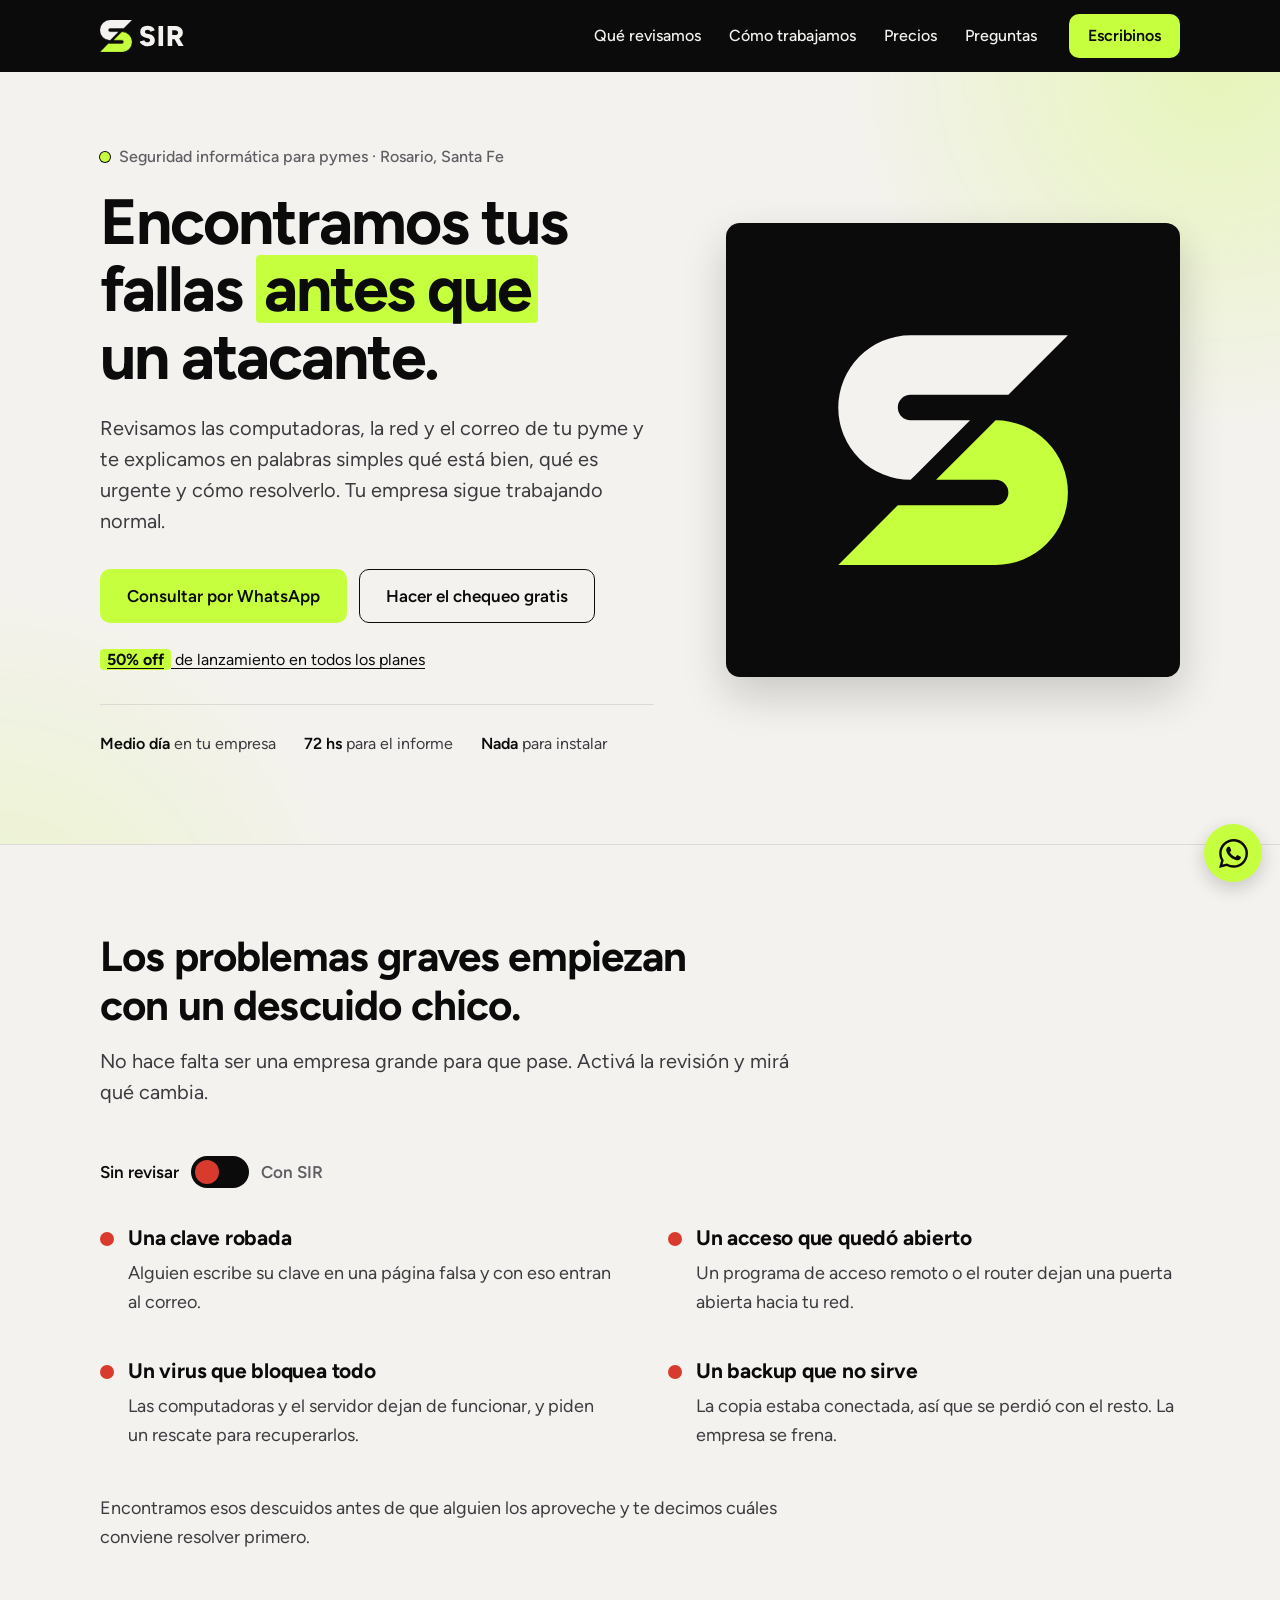
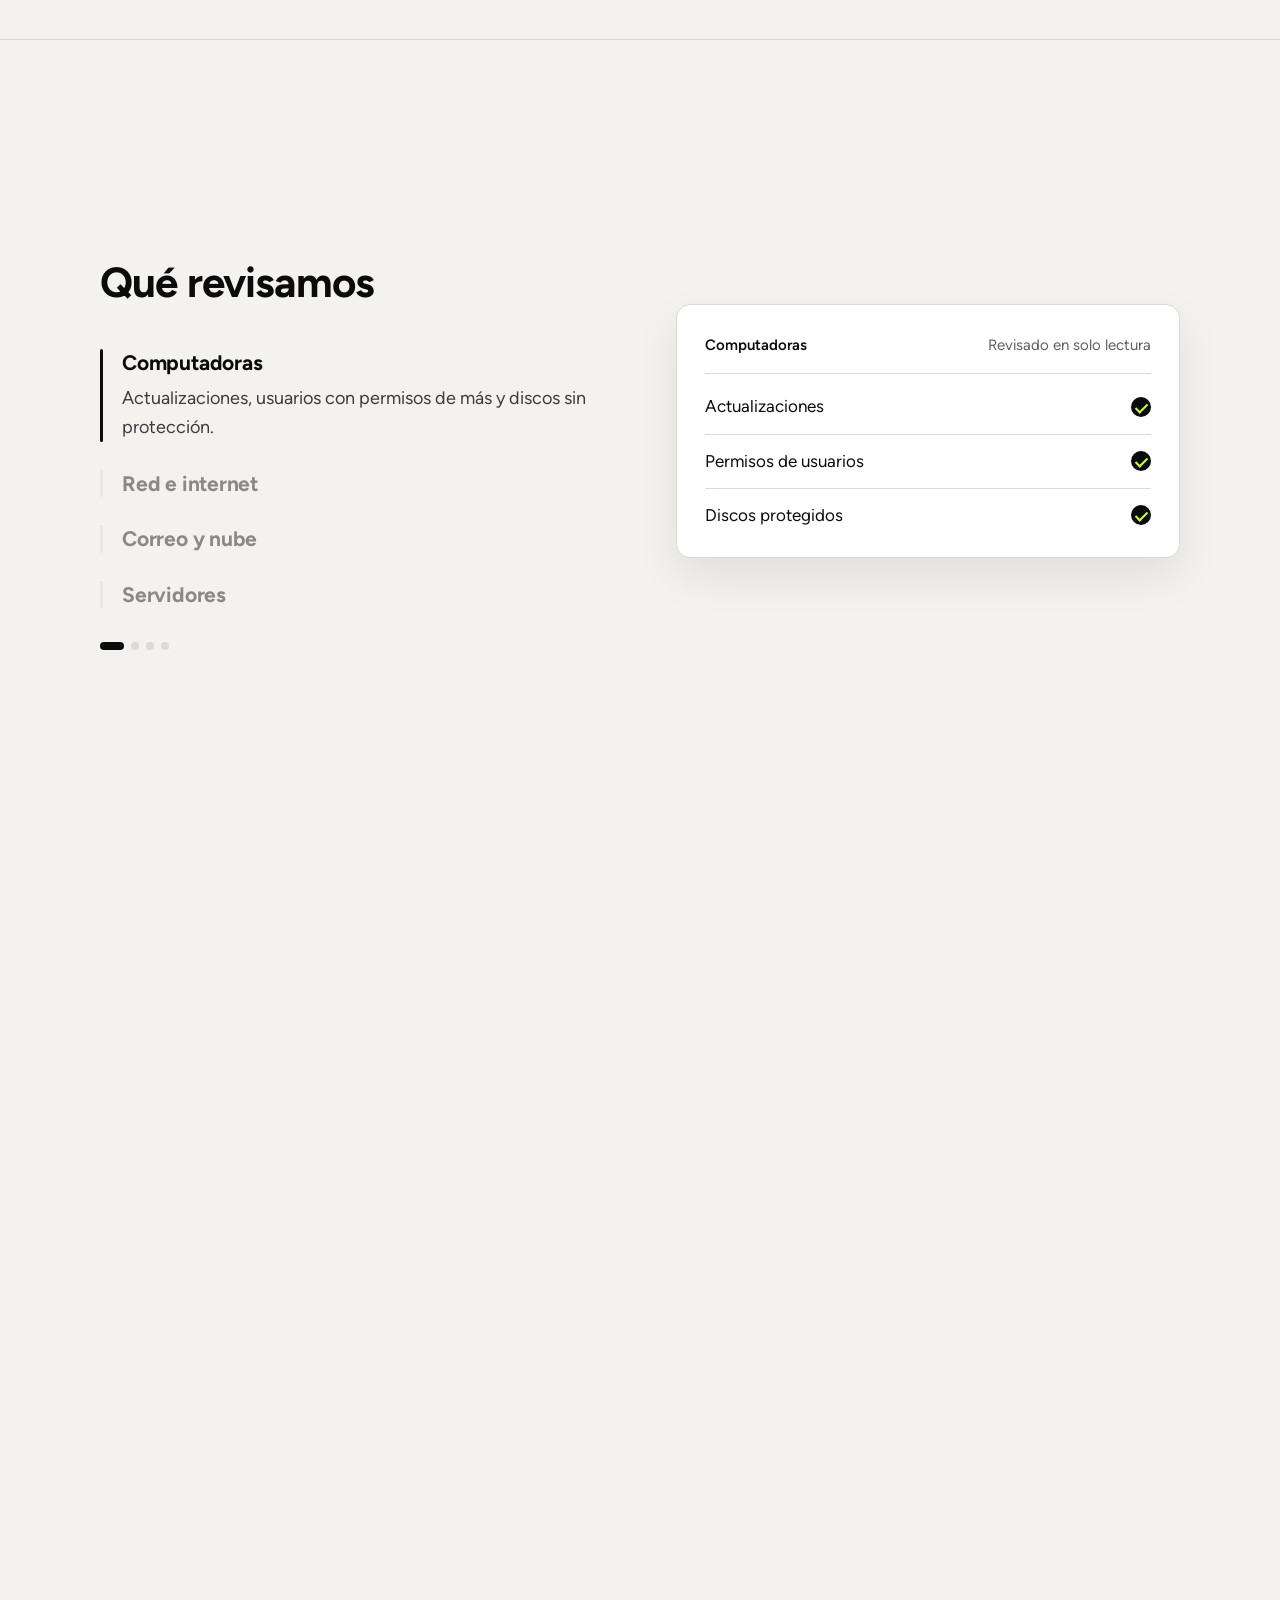
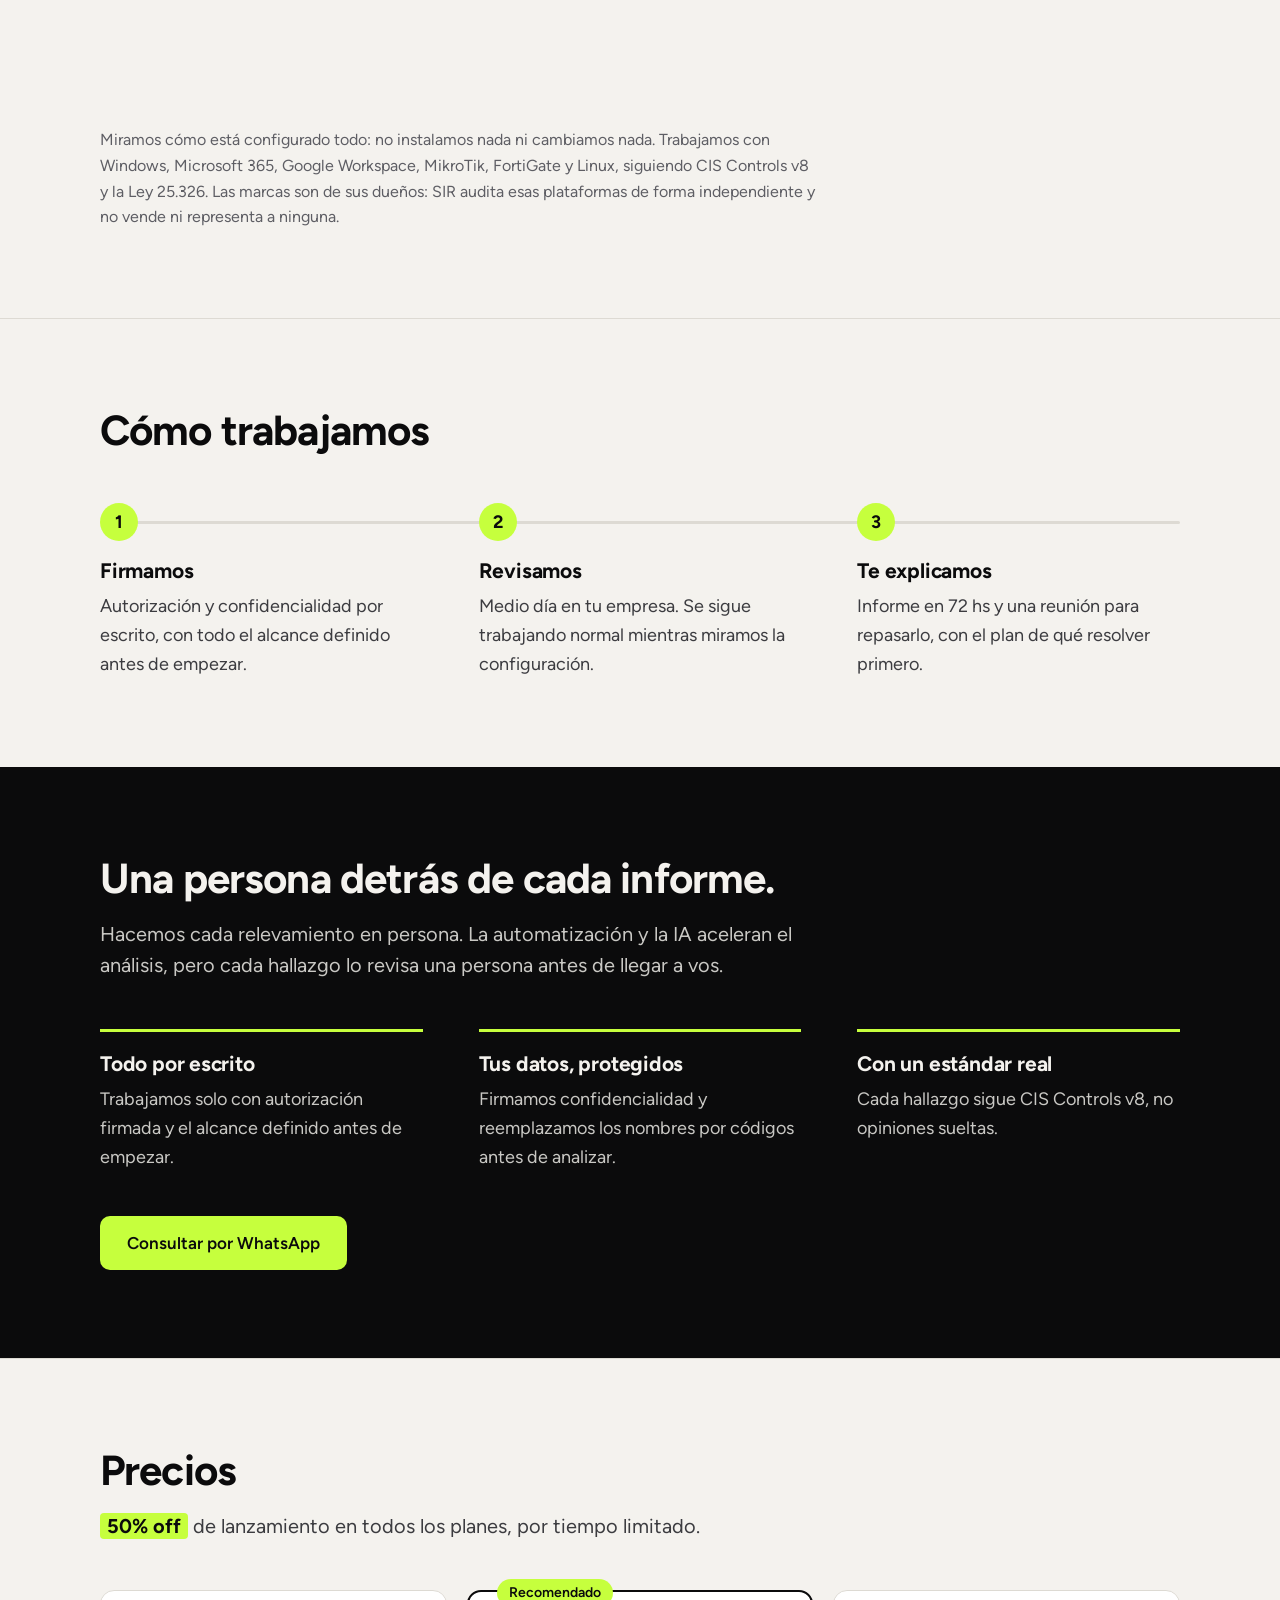
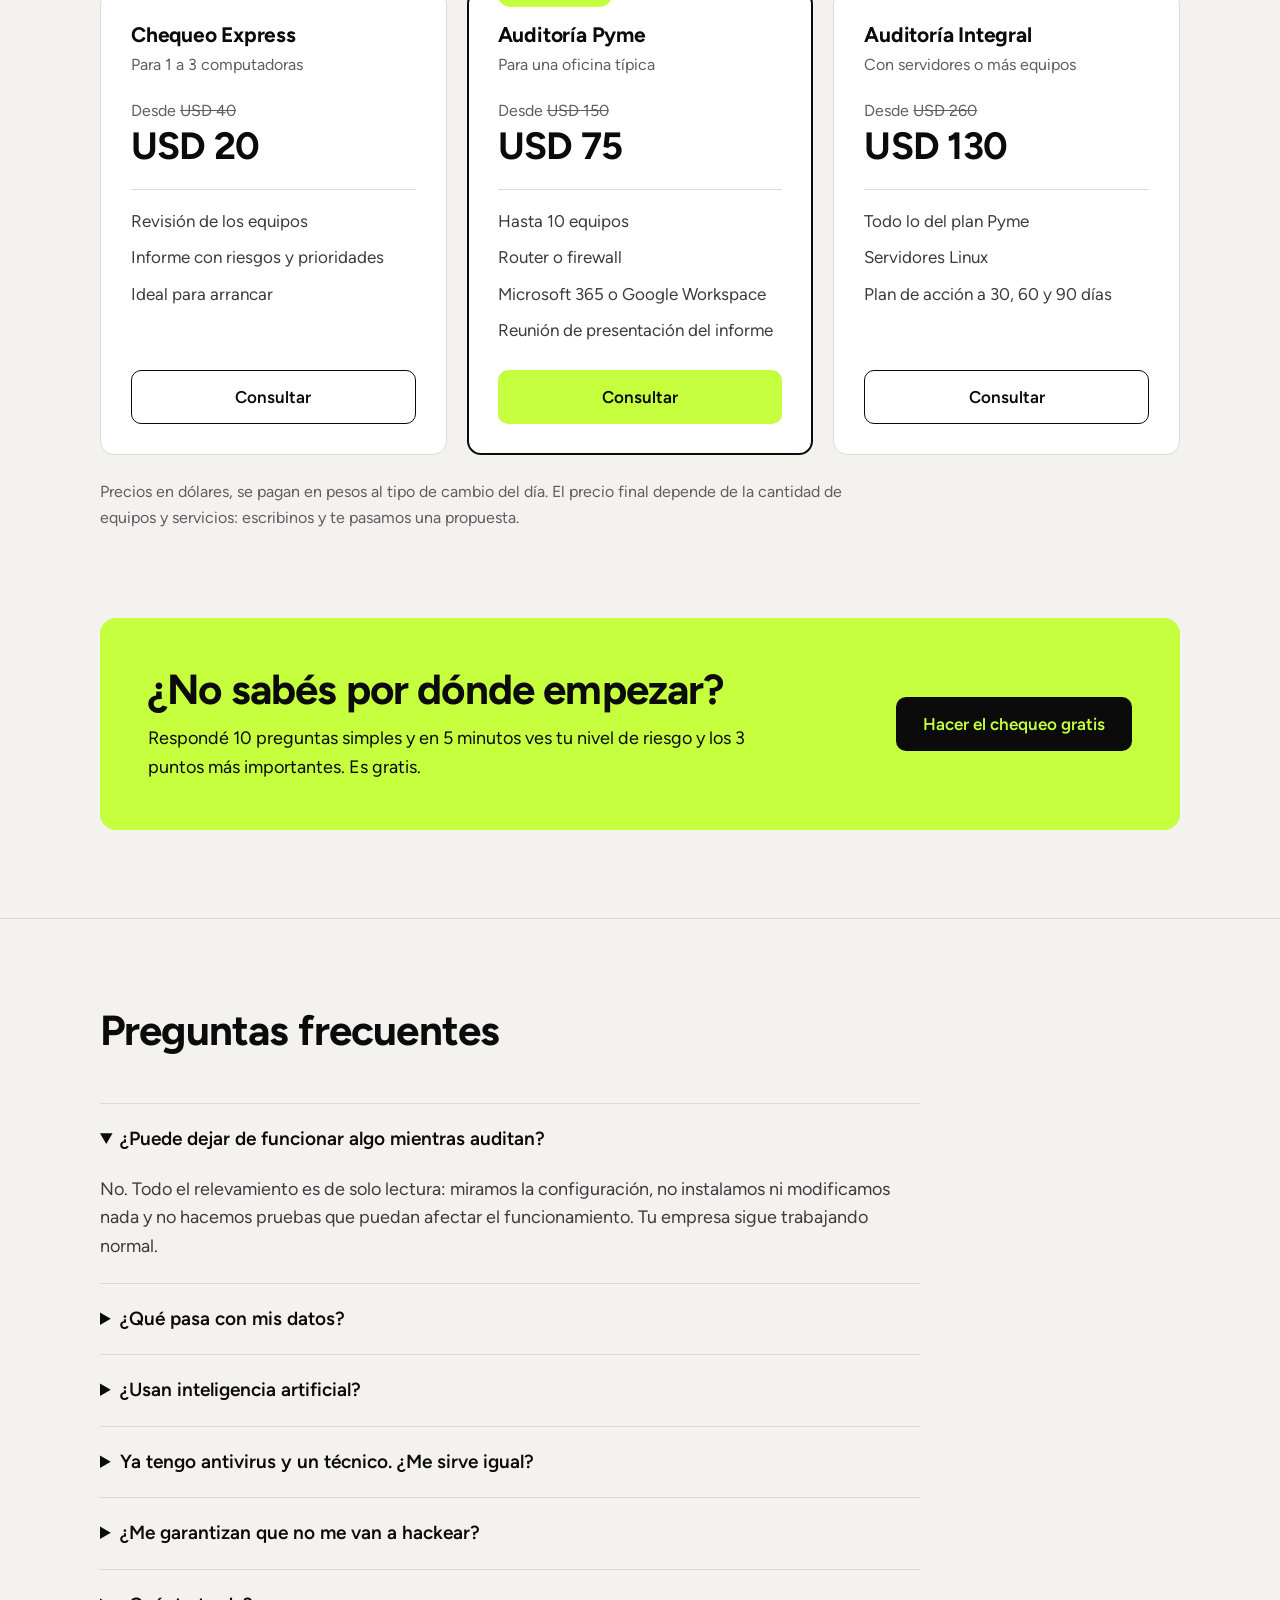
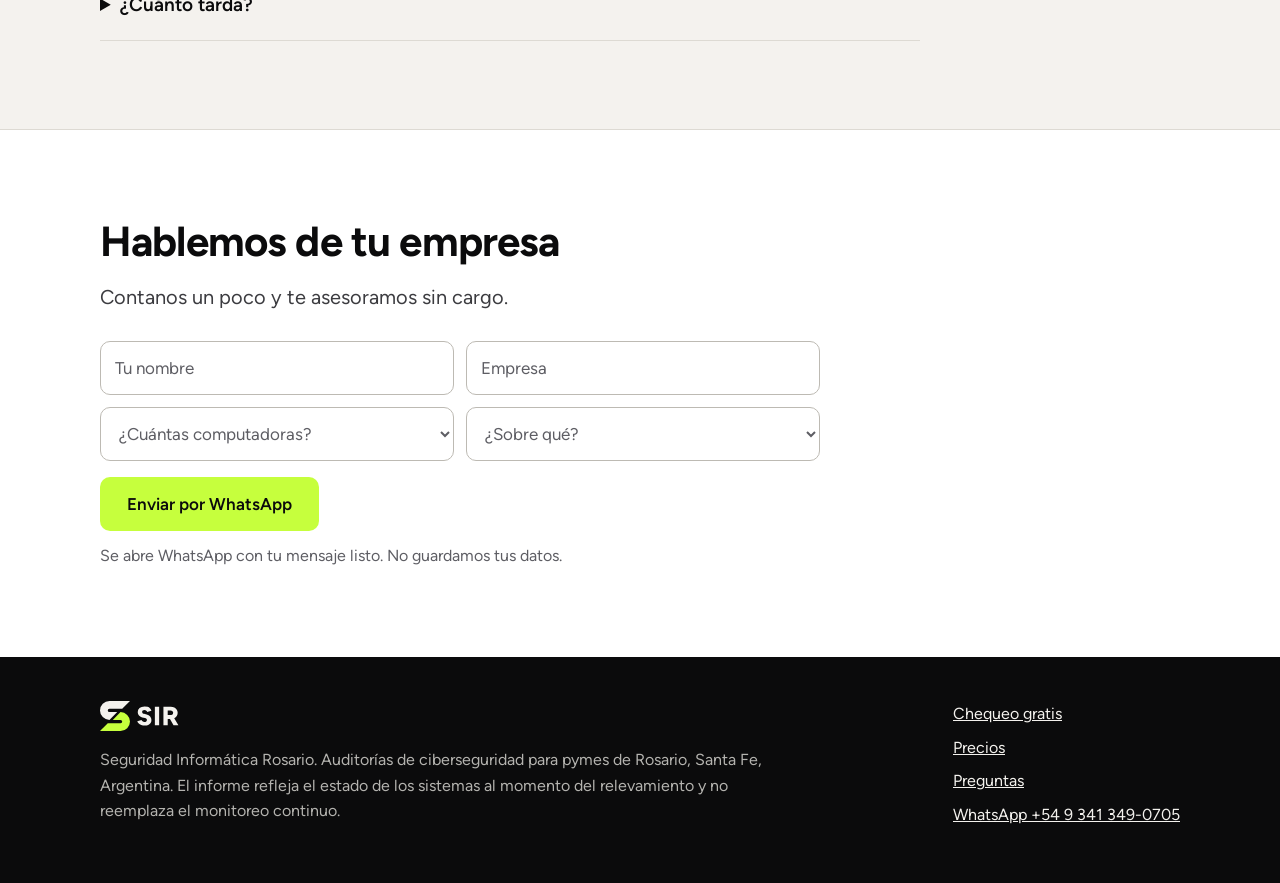
<file: index.html>
<!doctype html>
<html lang="es-AR">
<head>
<meta charset="utf-8">
<meta http-equiv="Content-Security-Policy" content="default-src 'none'; script-src 'self'; media-src 'self'; style-src 'self' 'unsafe-inline'; font-src 'self'; img-src 'self' data:; connect-src 'self'; manifest-src 'self'; base-uri 'none'; form-action 'none'; upgrade-insecure-requests">
<meta name="referrer" content="strict-origin-when-cross-origin">
<meta name="viewport" content="width=device-width, initial-scale=1, viewport-fit=cover">
<title>SIR · Auditorías de ciberseguridad para pymes en Rosario</title>
<meta name="description" content="Encontramos las fallas de seguridad de tu pyme antes que un atacante. Auditoría de equipos, red y nube, solo lectura, con informe en 72 hs. Rosario, Santa Fe.">
<meta name="theme-color" content="#0B0B0C">
<meta property="og:type" content="website">
<meta property="og:title" content="SIR · Seguridad Informática Rosario">
<meta property="og:description" content="Encontramos tus fallas antes que un atacante. Hacé el chequeo gratis.">
<meta property="og:image" content="https://sirseguridad.com.ar/og.png">
<meta property="og:url" content="https://sirseguridad.com.ar/">
<link rel="canonical" href="https://sirseguridad.com.ar/">
<!-- Datos estructurados para buscadores (no es un script ejecutable: la CSP no lo bloquea). Mantenerlos iguales a la página. -->
<script type="application/ld+json">
{
  "@context": "https://schema.org",
  "@graph": [
    {
      "@type": "ProfessionalService",
      "@id": "https://sirseguridad.com.ar/#sir",
      "name": "SIR · Seguridad Informática Rosario",
      "description": "Auditorías de ciberseguridad para pymes: equipos, red y nube, en modo solo lectura, con informe en 72 hs.",
      "url": "https://sirseguridad.com.ar/",
      "image": "https://sirseguridad.com.ar/og.png",
      "telephone": "+54 9 341 349-0705",
      "priceRange": "USD 20 - USD 130",
      "address": { "@type": "PostalAddress", "addressLocality": "Rosario", "addressRegion": "Santa Fe", "addressCountry": "AR" },
      "areaServed": { "@type": "City", "name": "Rosario, Santa Fe, Argentina" }
    },
    {
      "@type": "FAQPage",
      "mainEntity": [
        { "@type": "Question", "name": "¿Puede dejar de funcionar algo mientras auditan?", "acceptedAnswer": { "@type": "Answer", "text": "No. Todo el relevamiento es de solo lectura: miramos la configuración, no instalamos ni modificamos nada y no hacemos pruebas que puedan afectar el funcionamiento. Tu empresa sigue trabajando normal." } },
        { "@type": "Question", "name": "¿Qué pasa con mis datos?", "acceptedAnswer": { "@type": "Answer", "text": "Antes de cualquier análisis, los nombres de equipos, usuarios y direcciones se reemplazan por códigos. Firmamos un acuerdo de confidencialidad y, al cerrar el trabajo, la información se destruye de forma segura." } },
        { "@type": "Question", "name": "¿Usan inteligencia artificial?", "acceptedAnswer": { "@type": "Answer", "text": "Sí, para acelerar el análisis y la redacción del informe. Siempre con los datos ya reemplazados por códigos, y cada hallazgo lo revisa una persona antes de llegar a vos. Lo dejamos por escrito en el acuerdo." } },
        { "@type": "Question", "name": "Ya tengo antivirus y un técnico. ¿Me sirve igual?", "acceptedAnswer": { "@type": "Answer", "text": "Sí. El antivirus es una sola capa, y la auditoría no reemplaza a tu técnico: le da una mirada externa y una lista priorizada para trabajar." } },
        { "@type": "Question", "name": "¿Me garantizan que no me van a hackear?", "acceptedAnswer": { "@type": "Answer", "text": "Nadie serio puede garantizar eso. Lo que te damos es visibilidad: saber en qué estado real está tu empresa y qué conviene resolver primero para bajar el riesgo." } },
        { "@type": "Question", "name": "¿Cuánto tarda?", "acceptedAnswer": { "@type": "Answer", "text": "En una pyme típica, medio día en tu empresa y el informe dentro de las 72 horas." } }
      ]
    }
  ]
}
</script>
<meta name="twitter:card" content="summary_large_image">
<link rel="icon" type="image/png" href="favicon.png">
<link rel="apple-touch-icon" href="apple-touch-icon.png">
<link rel="stylesheet" href="fonts.css">
<style>
  /* Web para dueños de pyme: fondo blanco, una sola tipografía y texto grande.
     El único recurso visual es el logo: dos piezas que encajan. */
  :root {
    --bg:#F4F2EE; --card:#FFFFFF; --ink:#0B0B0C; --text:#3C3C40; --mute:#5E5E64; --line:#DDDAD3;
    --lime:#C6FF3D; --lime-d:#B5F01F;
    --red:#D93A2E; --ok:#2BA45A;
    --font:'Figtree', system-ui, -apple-system, 'Segoe UI', Roboto, Arial, sans-serif;
    color-scheme: light;
  }
  * { box-sizing:border-box; }
  html { scroll-behavior:smooth; scroll-padding-top:88px; -webkit-text-size-adjust:100%; }
  body { margin:0; background:var(--bg); color:var(--text); font:400 18px/1.6 var(--font); }
  img, svg { display:block; max-width:100%; }
  a { color:inherit; }
  h1, h2, h3 { color:var(--ink); margin:0; font-weight:700; letter-spacing:-.02em; text-wrap:balance; }
  h1 { font-size:clamp(40px, 6vw, 64px); line-height:1.06; letter-spacing:-.03em; }
  h2 { font-size:clamp(30px, 4vw, 42px); line-height:1.15; }
  h3 { font-size:21px; line-height:1.3; letter-spacing:-.01em; }
  p { margin:0; }
  .wrap { max-width:1120px; margin:0 auto;
          padding-left:max(20px, env(safe-area-inset-left, 0px)); padding-right:max(20px, env(safe-area-inset-right, 0px)); }
  .sr { position:absolute; width:1px; height:1px; overflow:hidden; clip-path:inset(50%); white-space:nowrap; }
  :focus-visible { outline:3px solid var(--ink); outline-offset:3px; border-radius:4px; }

  .btn { display:inline-flex; align-items:center; justify-content:center; min-height:54px; padding:14px 26px; border:1px solid transparent; border-radius:10px;
         font:600 17px/1.2 var(--font); text-decoration:none; cursor:pointer; transition:background-color .15s, border-color .15s; }
  .btn-main { background:var(--lime); color:var(--ink); }
  .btn-main:hover { background:var(--lime-d); }
  .btn-line { background:transparent; color:var(--ink); border-color:var(--ink); }
  .btn-line:hover { background:var(--ink); color:var(--bg); }
  .btn-dark { background:var(--ink); color:var(--lime); }
  .btn-sm { min-height:44px; padding:9px 18px; font-size:16px; }

  /* Encabezado */
  .bar { position:sticky; top:0; z-index:10; background:var(--ink); }
  .bar-in { display:flex; align-items:center; gap:32px; min-height:72px; }
  .logo svg { height:32px; width:auto; }
  .links { display:flex; gap:28px; margin-left:auto; }
  .links a { font-size:16px; font-weight:500; text-decoration:none; color:var(--bg); }
  .links a:hover { color:var(--lime); text-decoration:underline; text-underline-offset:4px; }

  /* Portada */
  .hero { padding:72px 0 88px; }
  .hero-in { display:grid; grid-template-columns:minmax(0, 1.1fr) minmax(0, .9fr); gap:72px; align-items:center; }
  .place { font-size:16px; font-weight:500; color:var(--mute); margin-bottom:18px; }
  .lead { font-size:20px; line-height:1.55; margin-top:22px; max-width:34em; }
  .cta { display:flex; flex-wrap:wrap; gap:12px; margin-top:32px; }
  .promo { display:inline-block; margin-top:24px; font-size:16px; color:var(--ink); text-underline-offset:3px; }
  .promo b, .mark { background:var(--lime); color:var(--ink); font-weight:700; padding:1px 7px; border-radius:4px; }
  h1 .mark { padding:0 .12em; font-weight:inherit; }
  .facts { display:flex; flex-wrap:wrap; gap:8px 28px; list-style:none; margin:30px 0 0; padding:26px 0 0; border-top:1px solid var(--line); font-size:16px; }
  .facts b { color:var(--ink); font-weight:600; }


  /* Secciones */
  .sec { padding:88px 0; border-top:1px solid var(--line); }
  .sec-head { max-width:720px; margin-bottom:48px; }
  .sec-head p { margin-top:16px; font-size:20px; line-height:1.55; }
  .grid { display:grid; gap:40px 56px; }
  .g2 { grid-template-columns:repeat(2, minmax(0, 1fr)); }
  .g3 { grid-template-columns:repeat(3, minmax(0, 1fr)); }
  .item p { margin-top:8px; }
  .small { font-size:16px; color:var(--mute); }
  .after { margin-top:44px; max-width:720px; }

  .steps { list-style:none; margin:0; padding:0; counter-reset:s; }
  .steps li { counter-increment:s; }
  .steps li::before { content:counter(s); display:grid; place-items:center; width:38px; height:38px; margin-bottom:16px; border-radius:50%;
                      background:var(--lime); color:var(--ink); font-weight:700; }

  /* Precios */
  .plans { display:grid; grid-template-columns:repeat(3, minmax(0, 1fr)); gap:20px; align-items:stretch; }
  .plan { position:relative; display:flex; flex-direction:column; border:1px solid var(--line); border-radius:14px; padding:30px; background:var(--card); }
  .plan.best { border:2px solid var(--ink); padding:29px; }
  .badge { position:absolute; top:-13px; left:28px; padding:3px 12px; border-radius:999px; background:var(--lime); color:var(--ink); font-size:14px; font-weight:600; }
  .for { font-size:16px; color:var(--mute); margin-top:4px; }
  .price { margin-top:20px; font-size:16px; color:var(--mute); }
  .price b { display:block; font-size:38px; line-height:1.2; color:var(--ink); letter-spacing:-.02em; }
  .plan ul { flex:1; list-style:none; margin:20px 0 26px; padding:18px 0 0; border-top:1px solid var(--line); display:grid; gap:9px; align-content:start; font-size:17px; }
  .plan .btn { width:100%; }
  .note { margin-top:24px; font-size:16px; color:var(--mute); max-width:760px; }

  /* Chequeo gratis */
  .free { background:var(--lime); color:var(--ink); border-radius:16px; padding:48px; display:grid; grid-template-columns:1fr auto; gap:32px; align-items:center; }
  .free h2 { color:var(--ink); }
  .free p { margin-top:10px; max-width:36em; }

  /* Preguntas */
  .faq { max-width:820px; border-bottom:1px solid var(--line); }
  .faq details { border-top:1px solid var(--line); }
  .faq summary { cursor:pointer; padding:20px 0; font-size:19px; font-weight:600; color:var(--ink); }
  .faq p { padding:0 0 22px; }

  /* Pedido por WhatsApp */
  .ask { max-width:720px; }
  .ask-f { display:grid; grid-template-columns:repeat(2, minmax(0, 1fr)); gap:12px; margin-bottom:16px; }
  .ask input, .ask select { width:100%; min-height:54px; padding:12px 14px; border:1px solid #BDBAB3; border-radius:10px; background:var(--card); color:var(--ink); font:400 17px var(--font); }
  .ask input::placeholder, .ask select.empty { color:var(--mute); }
  .ask input[aria-invalid] { border-color:var(--red); }
  .ask-n { margin-top:12px; font-size:16px; color:var(--mute); }
  .ask-n.err { color:#B3261E; }

  /* Cómo cuidamos tu empresa: banda negra entre el proceso y los precios */
  .oscura { background:var(--ink); color:#C9C8C4; border-top:0; }
  .oscura h2, .oscura h3 { color:var(--bg); }
  .oscura .item { padding-top:18px; border-top:3px solid var(--lime); }
  .oscura .cta { margin-top:44px; }

  /* Quién audita (oculta hasta tener los datos) */
  .who { display:grid; grid-template-columns:280px 1fr; gap:48px; align-items:start; }
  .who img { border-radius:14px; }

  footer { padding:44px 0 56px; background:var(--ink); font-size:16px; color:#B4B3AF; }
  .foot { display:grid; grid-template-columns:1fr auto; gap:24px 56px; }
  .foot svg { height:30px; width:auto; margin-bottom:16px; }
  .foot p { max-width:42em; }
  .foot nav { display:grid; gap:8px; justify-items:start; }
  .foot a { color:var(--bg); }

  .wa-float { position:fixed; right:max(18px, env(safe-area-inset-right, 0px)); bottom:max(18px, env(safe-area-inset-bottom, 0px)); z-index:20; display:grid; justify-items:end; gap:10px; }
  .wa-btn { display:grid; place-items:center; width:58px; height:58px; border-radius:50%; background:var(--lime); color:var(--ink); box-shadow:0 6px 18px rgba(20,23,28,.2); }
  .wa-btn:hover { background:var(--lime-d); }
  .wa-btn svg { width:29px; height:29px; fill:currentColor; }
  .wa-bubble { position:relative; max-width:250px; padding:14px 34px 14px 16px; border:1px solid var(--line); border-radius:12px; background:var(--card); font-size:16px; line-height:1.4; box-shadow:0 8px 24px rgba(20,23,28,.12); }
  .wa-bubble[hidden] { display:none; }
  .wa-bubble b { display:block; color:var(--ink); }
  .wa-x { position:absolute; top:4px; right:4px; width:30px; height:30px; border:0; background:none; color:var(--mute); font-size:20px; cursor:pointer; }

  @media (max-width:980px) {
    .links { display:none; }
    .bar .btn { margin-left:auto; }
    .hero { padding:48px 0 64px; }
    .hero-in { grid-template-columns:minmax(0, 1fr); gap:48px; }
    .plans, .g3 { grid-template-columns:minmax(0, 1fr); }
    .plans { gap:28px; max-width:520px; }
    .free { grid-template-columns:minmax(0, 1fr); padding:32px 24px; }
    .sec { padding:64px 0; }
  }
  @media (max-width:640px) {
    body { font-size:17px; }
    .lead, .sec-head p { font-size:18px; }
    .bar-in { min-height:64px; gap:12px; }
    .logo svg { height:28px; }
    .g2, .ask-f, .who, .foot { grid-template-columns:minmax(0, 1fr); }
    .cta .btn, .free .btn, .ask .btn { width:100%; }
    .facts { display:grid; gap:6px; }
    .wa-float { bottom:max(14px, env(safe-area-inset-bottom, 0px)); }
  }
  @media (prefers-reduced-motion:reduce) { html { scroll-behavior:auto; } }

  /* ------- Movimiento: mismo criterio que gize.ar, en los colores de SIR. Todo se apaga con "reducir movimiento". ------- */
  .progress { position:absolute; left:0; right:0; bottom:0; height:2px; background:var(--lime); transform:scaleX(var(--p,0)); transform-origin:left; }

  /* La idea de todo el movimiento: dos piezas que encajan */
  .logo .p1 { animation:encaja1 .6s cubic-bezier(.2,0,0,1) .1s both; }
  .logo .p2 { animation:encaja2 .6s cubic-bezier(.2,0,0,1) .1s both; }
  .logo .pw { animation:aparece .4s ease-out .45s backwards; }
  @keyframes aparece { from { opacity:0; } }
  @keyframes encaja1 { from { transform:translate(-24px, -24px); opacity:0; } }
  @keyframes encaja2 { from { transform:translate(24px, 24px); opacity:0; } }
  .js footer .sir.reveal { transform:none; }
  footer .p1, footer .p2 { transition:transform .6s cubic-bezier(.2,0,0,1) .1s; }
  .js footer .sir:not(.in) .p1 { transform:translate(-24px, -24px); }
  .js footer .sir:not(.in) .p2 { transform:translate(24px, 24px); }

  /* Portada: palabras que entran, lima que se pinta, fondo que deriva */
  .hero { position:relative; overflow:hidden; }
  .hero-in { position:relative; z-index:1; }
  .aura { position:absolute; inset:0; pointer-events:none; }
  .aura span { position:absolute; width:58vmax; height:58vmax; border-radius:50%; background:radial-gradient(closest-side, var(--lime), transparent); opacity:.3; will-change:transform; animation:au 26s ease-in-out infinite alternate; }
  .aura span:nth-child(1) { right:-24vmax; top:-30vmax; }
  .aura span:nth-child(2) { left:-30vmax; bottom:-38vmax; opacity:.2; animation-duration:34s; animation-direction:alternate-reverse; }
  @keyframes au { from { transform:translate3d(0,0,0) scale(1); } to { transform:translate3d(-10vmax,8vmax,0) scale(1.15); } }
  .place i { display:inline-block; width:10px; height:10px; margin-right:9px; border-radius:50%; background:var(--lime); box-shadow:0 0 0 1px var(--ink); vertical-align:0; }
  h1 .w { display:inline-block; white-space:nowrap; opacity:0; transform:translateY(.45em) rotate(2deg); filter:blur(6px); animation:entra .6s cubic-bezier(.2,0,0,1) forwards; animation-delay:calc(.06s + var(--i) * .06s); }
  @keyframes entra { to { opacity:1; transform:none; filter:none; } }
  h1 .mark { background:linear-gradient(var(--lime), var(--lime)) no-repeat left / 0 100%; animation:entra .6s cubic-bezier(.2,0,0,1) forwards, pinta .4s cubic-bezier(.2,0,0,1) forwards; animation-delay:calc(.06s + var(--i) * .06s), .55s; }
  @keyframes pinta { to { background-size:100% 100%; } }
  .sube { opacity:0; animation:sube .5s ease-out forwards; animation-delay:var(--d, .4s); }
  @keyframes sube { from { opacity:0; transform:translateY(14px); } to { opacity:1; transform:none; } }

  /* Símbolo de la portada: encaja al cargar, flota y se separa apenas al bajar */
  .sheet-w { perspective:1100px; transform:translateY(calc(var(--s, 0) * -46px)) rotate(calc(var(--s, 0) * -2.4deg)); }
  .quieto .aura span, .quieto .sheet-f { animation-play-state:paused; }
  .sheet-f { animation:sube .6s ease-out .3s both, flota 7s ease-in-out 1.2s infinite; }
  @keyframes flota { 0%, 100% { translate:0 0; } 50% { translate:0 -12px; } }
  .sheet { position:relative; display:grid; place-items:center; aspect-ratio:1; overflow:hidden; border-radius:14px; background:var(--ink); box-shadow:0 18px 44px rgba(11,11,12,.18);
           transform:rotateX(var(--rx, 0deg)) rotateY(var(--ry, 0deg)); transition:transform .12s ease-out; }
  .marca { width:60%; height:auto; }
  .marca .p1 { transform:translate(calc(var(--s, 0) * -14px), calc(var(--s, 0) * -14px)); animation:encajaG1 .7s cubic-bezier(.2,0,0,1) .35s backwards; }
  .marca .p2 { transform:translate(calc(var(--s, 0) * 14px), calc(var(--s, 0) * 14px)); animation:encajaG2 .7s cubic-bezier(.2,0,0,1) .35s backwards; }
  @keyframes encajaG1 { from { transform:translate(-46px, -46px); opacity:0; } }
  @keyframes encajaG2 { from { transform:translate(46px, 46px); opacity:0; } }

  /* Botones y tarjetas */
  .btn { position:relative; overflow:hidden; transition:background-color .12s, border-color .12s, color .12s, transform .12s; }
  .btn:active { transform:scale(.98); }
  .plan { overflow:hidden; transition:transform .12s ease-out, box-shadow .12s ease-out; }
  .plan.best { overflow:visible; }
  .plan::before { content:""; position:absolute; inset:0; border-radius:inherit; pointer-events:none; opacity:0; transition:opacity .12s;
                  background:radial-gradient(260px circle at var(--mx, 50%) var(--my, 50%), rgba(198,255,61,.42), transparent 70%); }
  .plan > * { position:relative; }
  .plan .badge { position:absolute; }
  @media (hover:hover) { .plan:hover { transform:translateY(-4px); box-shadow:0 18px 40px rgba(11,11,12,.1); } .plan:hover::before { opacity:1; } }

  /* Aparición al bajar */
  .js .reveal { opacity:0; transform:translateY(20px); transition:opacity .5s ease-out, transform .5s cubic-bezier(.2,0,0,1); transition-delay:var(--d, 0s); }
  .js .reveal.in { opacity:1; transform:none; }

  /* Los descuidos: interruptor Sin revisar / Con SIR */
  .switch { display:inline-flex; align-items:center; gap:12px; padding:0; margin:0 0 36px; border:0; background:none; color:var(--mute); font:600 17px var(--font); cursor:pointer; }
  .switch .t { position:relative; width:58px; height:32px; border-radius:999px; background:var(--ink); }
  .switch .t::after { content:""; position:absolute; top:4px; left:4px; width:24px; height:24px; border-radius:50%; background:var(--red); transition:transform .15s cubic-bezier(.2,0,0,1), background .15s; }
  .switch[aria-checked=true] .t::after { transform:translateX(26px); background:var(--lime); }
  .switch .off { color:var(--ink); } .switch[aria-checked=true] .off { color:var(--mute); } .switch[aria-checked=true] .on { color:var(--ink); }
  .switch.pista .t::after { animation:pista .7s ease-in-out 2; }
  @keyframes pista { 50% { transform:translateX(9px); } }
  .risk { position:relative; padding-left:28px; }
  .risk::before { content:""; position:absolute; left:0; top:8px; width:14px; height:14px; border-radius:50%; background:var(--red); transition:background .35s, transform .35s; transition-delay:var(--t, 0s); }
  .risk .con { display:none; }
  .risks.on .risk::before { background:var(--ok); transform:scale(1.15); }
  .risks.on .risk .sin { display:none; } .risks.on .risk .con { display:block; animation:sube .45s ease both; animation-delay:var(--t, 0s); }

  /* Qué revisamos: se fija y avanza con el scroll */
  .show-grid { display:grid; grid-template-columns:minmax(0, 1fr) minmax(0, 1fr); gap:72px; align-items:center; }
  .show-list { list-style:none; margin:28px 0 0; padding:0; }
  .show-list li { position:relative; padding:14px 0 14px 22px; }
  .show-list li::before { content:""; position:absolute; left:0; top:14px; bottom:14px; width:3px; border-radius:3px; background:var(--line); transition:background .3s; }
  .show-list h3 { transition:color .3s; }
  .show-stage { position:relative; min-height:300px; }
  .panel { background:var(--card); border:1px solid var(--line); border-radius:14px; padding:28px; box-shadow:0 18px 44px rgba(11,11,12,.08); }
  .panel + .panel { margin-top:16px; }
  .panel-top { display:flex; justify-content:space-between; gap:12px; font-size:15px; color:var(--mute); padding-bottom:16px; border-bottom:1px solid var(--line); }
  .panel-top b { color:var(--ink); font-weight:600; }
  .panel ul { list-style:none; margin:6px 0 0; padding:0; }
  .panel li { display:flex; justify-content:space-between; align-items:center; gap:12px; padding:13px 0; border-bottom:1px solid var(--line); color:var(--ink); font-size:17px; }
  .panel li:last-child { border-bottom:0; padding-bottom:0; }
  .panel li i { position:relative; flex:none; width:20px; height:20px; border-radius:50%; background:var(--ink); }
  .panel li i::after { content:""; position:absolute; left:7px; top:3.5px; width:5px; height:10px; border:solid var(--lime); border-width:0 2px 2px 0; transform:rotate(45deg); }
  .show-note { margin-top:18px; }
  .js .show { --n:4; height:calc(var(--n) * 88vh + 120px); padding:0; }
  .js .show-sticky { position:sticky; top:72px; display:flex; align-items:center; min-height:calc(100vh - 72px); padding:24px 0; }
  .js .show-sticky > .wrap { width:100%; }
  .js .show-list li { cursor:pointer; opacity:.45; transition:opacity .3s; }
  .js .show-list li p { max-height:0; margin:0; overflow:hidden; opacity:0; transition:max-height .45s ease, margin .45s, opacity .35s; }
  .js .show-list li.on { opacity:1; }
  .js .show-list li.on::before { background:var(--ink); }
  .js .show-list li.on p { max-height:7em; margin-top:8px; opacity:1; }
  .js .show-stage { perspective:1100px; }
  .js .panel { position:absolute; inset:0 0 auto; opacity:0; transform:translateY(14px) scale(.98); transition:opacity .2s ease-in, transform .2s ease-in; pointer-events:none; margin:0; }
  .js .panel.on { opacity:1; transform:none; transition:opacity .35s ease-out, transform .45s cubic-bezier(.2,0,0,1); }
  .js .panel li i { background:transparent; box-shadow:inset 0 0 0 2px var(--line); transition:background .2s ease-out, box-shadow .2s ease-out; }
  .js .panel li i::after { opacity:0; transition:opacity .2s ease-out; transition-delay:inherit; }
  .js .panel.on li i { background:var(--ink); box-shadow:none; }
  .js .panel.on li i::after { opacity:1; }
  .js .panel.on li:nth-child(1) i { transition-delay:.25s; } .js .panel.on li:nth-child(2) i { transition-delay:.4s; } .js .panel.on li:nth-child(3) i { transition-delay:.55s; }
  .show-dots { display:none; }
  .js .show-dots { display:flex; gap:7px; margin-top:20px; }
  .show-dots i { width:8px; height:8px; border-radius:999px; background:var(--line); transition:width .3s, background .3s; }
  .show-dots i.on { width:24px; background:var(--ink); }

  /* Cómo trabajamos: la línea se llena al bajar */
  .steps { position:relative; }
  .steps::before, .steps::after { content:""; position:absolute; left:0; right:0; top:18px; height:3px; border-radius:3px; background:var(--line); }
  .steps::after { background:var(--ink); transform:scaleX(var(--l, 0)); transform-origin:left; }
  .steps li { position:relative; z-index:1; }

  @media (max-width:980px) {
    .show-grid { grid-template-columns:minmax(0, 1fr); gap:24px; }
    .show-stage { order:2; }
    .steps::before, .steps::after { display:none; }
    .js .show-sticky { top:64px; min-height:calc(100vh - 64px); align-items:flex-start; padding-top:32px; }
    .js .show-list { margin-top:16px; min-height:128px; }
    .js .show-list li:not(.on) { display:none; }
    .js .show-dots { margin-top:12px; }
    .show-stage { min-height:270px; }
  }
  @media (max-width:980px) { .sheet-w { width:min(280px, 100%); margin:0 auto; } }
  @media (max-width:640px) { .sheet-w { transform:none; } .sheet { transform:none; } }
  @media (prefers-reduced-motion:reduce) {
    *, *::before, *::after { animation:none !important; transition:none !important; }
    h1 .w, .sube { opacity:1; transform:none; filter:none; }
    h1 .mark { background-size:100% 100%; }
    .js footer .sir:not(.in) .p1, .js footer .sir:not(.in) .p2 { transform:none; }
    .js .reveal { opacity:1; transform:none; }
    .sheet-w, .sheet { transform:none; }
    .js .show { height:auto; padding:88px 0; }
    .js .show-sticky { position:static; min-height:0; padding:0; display:block; }
    .js .show-list li { opacity:1; cursor:auto; }
    .js .show-list li p { max-height:none; margin-top:8px; opacity:1; }
    .js .show-list li:not(.on) { display:block; }
    .js .panel { display:none; opacity:1; transform:none; position:static; }
    .js .panel.on { display:block; }
    .js .panel li i { background:var(--ink); box-shadow:none; }
    .js .panel li i::after { opacity:1; }
    .js .show-dots { display:none; }
  }
</style>
<script src="./js-flag.js"></script>
</head>
<body>

<header class="bar">
  <div class="wrap bar-in">
    <a class="logo" href="#top" aria-label="SIR, inicio"><svg class="sir" viewBox="20 20 569.21 216" width="79" height="30" aria-hidden="true"><path class="p1" fill="#F4F2EE" d="M236 20L180 76H88A12 12 0 0 0 88 100H144L88 156A68 68 0 0 1 88 20Z"/><path class="p2" fill="#C6FF3D" d="M20 236L76 180H168A12 12 0 0 0 168 156H112L168 100A68 68 0 0 1 168 236Z"/><path class="pw" fill="#F4F2EE" transform="translate(282 195) scale(0.8111)" d="M72.69 2.83L72.69 2.83Q60.65 2.83 49.68-0.35Q38.70-3.54 29.85-9.09Q21.00-14.63 15.34-21.59Q9.68-28.56 8.26-36.58L8.26-36.58L45.78-47.20Q48.38-40.36 54.87-35.28Q61.36-30.21 71.27-29.97L71.27-29.97Q80.95-29.74 87.44-34.46Q93.93-39.18 93.93-46.73L93.93-46.73Q93.93-52.63 89.33-57.11Q84.72-61.60 76.23-63.96L76.23-63.96L52.86-69.86Q40.59-72.92 31.51-79.53Q22.42-86.14 17.35-95.70Q12.27-105.26 12.27-117.53L12.27-117.53Q12.27-141.36 28.08-154.70Q43.90-168.03 72.69-168.03L72.69-168.03Q88.50-168.03 100.30-163.67Q112.10-159.30 120.48-150.80Q128.86-142.31 133.81-129.56L133.81-129.56L96.52-118.47Q94.64-124.84 88.38-130.04Q82.13-135.23 72.22-135.23L72.22-135.23Q62.30-135.23 56.76-130.74Q51.21-126.26 51.21-117.76L51.21-117.76Q51.21-111.86 55.70-107.97Q60.18-104.08 67.97-102.19L67.97-102.19L91.33-96.29Q111.39-91.33 122.60-77.76Q133.81-64.19 133.81-46.96L133.81-46.96Q133.81-31.39 126.61-20.30Q119.42-9.20 105.73-3.19Q92.04 2.83 72.69 2.83ZM202.35 0L164.36 0L164.36-165.20L202.35-165.20L202.35 0ZM278.44 0L240.45 0L240.45-165.20L305.35-165.20Q323.28-165.20 337.21-158.24Q351.13-151.28 359.04-138.89Q366.94-126.50 366.94-110.45Q366.94-94.40 358.92-81.89Q350.90-69.38 336.97-62.54L336.97-62.54Q336.50-62.30 336.26-62.07L336.26-62.07L373.55 0L330.13 0L298.50-55.46L278.44-55.46L278.44 0ZM278.44-130.51L278.44-90.39L304.17-90.39Q310.78-90.39 315.97-92.98Q321.16-95.58 324.11-100.18Q327.06-104.78 327.06-110.45L327.06-110.45Q327.06-119.18 320.57-124.84Q314.08-130.51 303.46-130.51L303.46-130.51L278.44-130.51Z"/></svg></a>
    <nav class="links" aria-label="Principal">
      <a href="#revisamos">Qué revisamos</a><a href="#trabajo">Cómo trabajamos</a><a href="#precios">Precios</a><a href="#preguntas">Preguntas</a>
    </nav>
    <a class="btn btn-main btn-sm" href="https://wa.me/5493413490705?text=Hola%20SIR!%20Tengo%20una%20consulta." target="_blank" rel="noopener">Escribinos</a>
  </div>
  <div class="progress" id="progress" aria-hidden="true"></div>
</header>

<main id="top">

<section class="hero">
  <div class="aura" aria-hidden="true"><span></span><span></span></div>
  <div class="wrap hero-in">
    <div>
      <p class="place sube" style="--d:.05s"><i aria-hidden="true"></i>Seguridad informática para pymes · Rosario, Santa Fe</p>
      <h1><span class="w" style="--i:0">Encontramos</span> <span class="w" style="--i:1">tus</span> <span class="w" style="--i:2">fallas</span> <span class="w mark" style="--i:3">antes que</span> <span class="w" style="--i:4">un</span> <span class="w" style="--i:5">atacante.</span></h1>
      <p class="lead sube" style="--d:.35s">Revisamos las computadoras, la red y el correo de tu pyme y te explicamos en palabras simples qué está bien, qué es urgente y cómo resolverlo. Tu empresa sigue trabajando normal.</p>
      <div class="cta sube" style="--d:.45s">
        <a class="btn btn-main" href="https://wa.me/5493413490705?text=Hola%20SIR!%20Quiero%20consultar%20por%20una%20auditor%C3%ADa." target="_blank" rel="noopener">Consultar por WhatsApp</a>
        <a class="btn btn-line" href="chequeo.html">Hacer el chequeo gratis</a>
      </div>
      <a class="promo sube" style="--d:.5s" href="#precios"><b>50% off</b> de lanzamiento en todos los planes</a>
      <ul class="facts sube" style="--d:.55s">
        <li><b>Medio día</b> en tu empresa</li>
        <li><b>72 hs</b> para el informe</li>
        <li><b>Nada</b> para instalar</li>
      </ul>
    </div>

    <div class="sheet-w" id="sheetW"><div class="sheet-f"><div class="sheet" id="sheet" aria-hidden="true"><svg class="marca" viewBox="0 0 256 256"><path class="p1" fill="#F4F2EE" d="M236 20L180 76H88A12 12 0 0 0 88 100H144L88 156A68 68 0 0 1 88 20Z"/><path class="p2" fill="#C6FF3D" d="M20 236L76 180H168A12 12 0 0 0 168 156H112L168 100A68 68 0 0 1 168 236Z"/></svg></div></div></div>
  </div>
</section>

<section class="sec" id="riesgos">
  <div class="wrap">
    <div class="sec-head">
      <h2 class="reveal">Los problemas graves empiezan con un descuido chico.</h2>
      <p class="reveal">No hace falta ser una empresa grande para que pase. Activá la revisión y mirá qué cambia.</p>
    </div>
    <button class="switch reveal" id="sw" type="button" role="switch" aria-checked="false" aria-label="Ver con la revisión de SIR"><span class="off">Sin revisar</span><span class="t" aria-hidden="true"></span><span class="on">Con SIR</span></button>
    <div class="grid g2 risks" id="risks">
      <div class="item risk reveal" style="--t:0s"><h3>Una clave robada</h3><p class="sin">Alguien escribe su clave en una página falsa y con eso entran al correo.</p><p class="con">Te indicamos cómo activar la doble verificación: la clave sola ya no alcanza.</p></div>
      <div class="item risk reveal" style="--t:.12s"><h3>Un acceso que quedó abierto</h3><p class="sin">Un programa de acceso remoto o el router dejan una puerta abierta hacia tu red.</p><p class="con">Te marcamos qué accesos cerrar y cuáles dejar controlados.</p></div>
      <div class="item risk reveal" style="--t:.24s"><h3>Un virus que bloquea todo</h3><p class="sin">Las computadoras y el servidor dejan de funcionar, y piden un rescate para recuperarlos.</p><p class="con">Revisamos permisos y actualizaciones para que no pase de una computadora a todas.</p></div>
      <div class="item risk reveal" style="--t:.36s"><h3>Un backup que no sirve</h3><p class="sin">La copia estaba conectada, así que se perdió con el resto. La empresa se frena.</p><p class="con">Te indicamos cómo tener una copia desconectada, que no se pierde con el resto.</p></div>
    </div>
    <p class="after reveal" id="riskOut" aria-live="polite">Encontramos esos descuidos antes de que alguien los aproveche y te decimos cuáles conviene resolver primero.</p>
  </div>
</section>

<section class="sec show" id="revisamos">
  <div class="show-sticky">
    <div class="wrap show-grid">
      <div>
        <h2>Qué revisamos</h2>
        <ol class="show-list" id="showList">
          <li class="on" data-i="0"><h3>Computadoras</h3><p>Actualizaciones, usuarios con permisos de más y discos sin protección.</p></li>
          <li data-i="1"><h3>Red e internet</h3><p>Que el router o firewall no deje puertas abiertas hacia afuera.</p></li>
          <li data-i="2"><h3>Correo y nube</h3><p>Doble verificación y accesos en Microsoft 365 o Google Workspace.</p></li>
          <li data-i="3"><h3>Servidores</h3><p>Si tu empresa usa servidores Linux, que estén bien configurados.</p></li>
        </ol>
        <div class="show-dots" id="showDots" aria-hidden="true"><i class="on"></i><i></i><i></i><i></i></div>
      </div>
      <div class="show-stage" id="showStage" aria-hidden="true">
        <div class="panel on"><div class="panel-top"><b>Computadoras</b><span>Revisado en solo lectura</span></div><ul><li>Actualizaciones<i></i></li><li>Permisos de usuarios<i></i></li><li>Discos protegidos<i></i></li></ul></div>
        <div class="panel"><div class="panel-top"><b>Red e internet</b><span>Revisado en solo lectura</span></div><ul><li>Configuración del router<i></i></li><li>Puertas hacia afuera<i></i></li><li>Accesos remotos<i></i></li></ul></div>
        <div class="panel"><div class="panel-top"><b>Correo y nube</b><span>Revisado en solo lectura</span></div><ul><li>Doble verificación<i></i></li><li>Permisos de administrador<i></i></li><li>Accesos a las cuentas<i></i></li></ul></div>
        <div class="panel"><div class="panel-top"><b>Servidores</b><span>Revisado en solo lectura</span></div><ul><li>Actualizaciones<i></i></li><li>Usuarios y accesos<i></i></li><li>Servicios expuestos<i></i></li></ul></div>
      </div>
    </div>
  </div>
</section>
<section class="sec" style="border-top:0;padding-top:0">
  <div class="wrap">
    <p class="small reveal" style="max-width:720px">Miramos cómo está configurado todo: no instalamos nada ni cambiamos nada. Trabajamos con Windows, Microsoft 365, Google Workspace, MikroTik, FortiGate y Linux, siguiendo CIS Controls v8 y la Ley 25.326. Las marcas son de sus dueños: SIR audita esas plataformas de forma independiente y no vende ni representa a ninguna.</p>
  </div>
</section>

<section class="sec" id="trabajo">
  <div class="wrap">
    <div class="sec-head"><h2 class="reveal">Cómo trabajamos</h2></div>
    <ol class="steps grid g3" id="steps">
      <li class="item reveal"><h3>Firmamos</h3><p>Autorización y confidencialidad por escrito, con todo el alcance definido antes de empezar.</p></li>
      <li class="item reveal" style="--d:.15s"><h3>Revisamos</h3><p>Medio día en tu empresa. Se sigue trabajando normal mientras miramos la configuración.</p></li>
      <li class="item reveal" style="--d:.3s"><h3>Te explicamos</h3><p>Informe en 72 hs y una reunión para repasarlo, con el plan de qué resolver primero.</p></li>
    </ol>
  </div>
</section>

<section class="sec oscura" id="confianza">
  <div class="wrap">
    <div class="sec-head">
      <h2 class="reveal">Una persona detrás de cada informe.</h2>
      <p class="reveal">Hacemos cada relevamiento en persona. La automatización y la IA aceleran el análisis, pero cada hallazgo lo revisa una persona antes de llegar a vos.</p>
    </div>
    <div class="grid g3">
      <div class="item reveal"><h3>Todo por escrito</h3><p>Trabajamos solo con autorización firmada y el alcance definido antes de empezar.</p></div>
      <div class="item reveal" style="--d:.12s"><h3>Tus datos, protegidos</h3><p>Firmamos confidencialidad y reemplazamos los nombres por códigos antes de analizar.</p></div>
      <div class="item reveal" style="--d:.24s"><h3>Con un estándar real</h3><p>Cada hallazgo sigue CIS Controls v8, no opiniones sueltas.</p></div>
    </div>
    <div class="cta reveal"><a class="btn btn-main" href="https://wa.me/5493413490705?text=Hola%20SIR!%20Quiero%20consultar%20por%20una%20auditor%C3%ADa." target="_blank" rel="noopener">Consultar por WhatsApp</a></div>
  </div>
</section>

<!-- Quién audita: queda oculta (hidden) hasta tener los datos reales: nombre, foto y LinkedIn.
     Para publicarla: completar los [[...]], guardar la foto como quien-audita.jpg (4:5, ~800×1000) y sacar "hidden". -->
<section class="sec" id="quien" hidden>
  <div class="wrap who">
    <img src="quien-audita.jpg" alt="[[NOMBRE APELLIDO]], auditor de SIR" width="800" height="1000" loading="lazy">
    <div>
      <h2>[[NOMBRE APELLIDO]]</h2>
      <p class="small">Estudiante avanzado de la Tecnicatura Universitaria en Ciberseguridad · UGR</p>
      <p style="margin-top:18px">Hago cada relevamiento en persona y firmo la autorización y la confidencialidad con mi nombre. La automatización y la IA aceleran el análisis, pero cada hallazgo lo reviso yo antes de que llegue a vos.</p>
      <div class="cta">
        <a class="btn btn-main" href="https://wa.me/5493413490705?text=Hola%20SIR!%20Quiero%20consultar%20por%20una%20auditor%C3%ADa." target="_blank" rel="noopener">Escribime por WhatsApp</a>
        <a class="btn btn-line" href="[[URL LINKEDIN]]" target="_blank" rel="noopener me">Ver LinkedIn</a>
      </div>
    </div>
  </div>
</section>

<section class="sec" id="precios">
  <div class="wrap">
    <div class="sec-head">
      <h2 class="reveal">Precios</h2>
      <p><b class="mark">50% off</b> de lanzamiento en todos los planes, por tiempo limitado.</p>
    </div>
    <div class="plans">
      <article class="plan reveal">
        <h3>Chequeo Express</h3>
        <p class="for">Para 1 a 3 computadoras</p>
        <p class="price">Desde <s><span class="sr">Antes </span>USD 40</s><b><span class="sr">Ahora </span>USD 20</b></p>
        <ul><li>Revisión de los equipos</li><li>Informe con riesgos y prioridades</li><li>Ideal para arrancar</li></ul>
        <a class="btn btn-line" href="https://wa.me/5493413490705?text=Hola%20SIR!%20Quiero%20consultar%20por%20el%20Chequeo%20Express%20con%2050%25%20off." target="_blank" rel="noopener">Consultar</a>
      </article>
      <article class="plan best reveal" style="--d:.12s">
        <span class="badge">Recomendado</span>
        <h3>Auditoría Pyme</h3>
        <p class="for">Para una oficina típica</p>
        <p class="price">Desde <s><span class="sr">Antes </span>USD 150</s><b><span class="sr">Ahora </span>USD 75</b></p>
        <ul><li>Hasta 10 equipos</li><li>Router o firewall</li><li>Microsoft 365 o Google Workspace</li><li>Reunión de presentación del informe</li></ul>
        <a class="btn btn-main" href="https://wa.me/5493413490705?text=Hola%20SIR!%20Quiero%20consultar%20por%20la%20Auditor%C3%ADa%20Pyme%20con%2050%25%20off." target="_blank" rel="noopener">Consultar</a>
      </article>
      <article class="plan reveal" style="--d:.24s">
        <h3>Auditoría Integral</h3>
        <p class="for">Con servidores o más equipos</p>
        <p class="price">Desde <s><span class="sr">Antes </span>USD 260</s><b><span class="sr">Ahora </span>USD 130</b></p>
        <ul><li>Todo lo del plan Pyme</li><li>Servidores Linux</li><li>Plan de acción a 30, 60 y 90 días</li></ul>
        <a class="btn btn-line" href="https://wa.me/5493413490705?text=Hola%20SIR!%20Quiero%20consultar%20por%20la%20Auditor%C3%ADa%20Integral%20con%2050%25%20off." target="_blank" rel="noopener">Consultar</a>
      </article>
    </div>
    <p class="note">Precios en dólares, se pagan en pesos al tipo de cambio del día. El precio final depende de la cantidad de equipos y servicios: escribinos y te pasamos una propuesta.</p>
  </div>
</section>

<section class="sec" style="border-top:0;padding-top:0">
  <div class="wrap">
    <div class="free reveal">
      <div>
        <h2>¿No sabés por dónde empezar?</h2>
        <p>Respondé 10 preguntas simples y en 5 minutos ves tu nivel de riesgo y los 3 puntos más importantes. Es gratis.</p>
      </div>
      <a class="btn btn-dark" href="chequeo.html">Hacer el chequeo gratis</a>
    </div>
  </div>
</section>

<section class="sec" id="preguntas">
  <div class="wrap">
    <div class="sec-head"><h2 class="reveal">Preguntas frecuentes</h2></div>
    <div class="faq reveal">
      <details open><summary>¿Puede dejar de funcionar algo mientras auditan?</summary>
        <p>No. Todo el relevamiento es de solo lectura: miramos la configuración, no instalamos ni modificamos nada y no hacemos pruebas que puedan afectar el funcionamiento. Tu empresa sigue trabajando normal.</p></details>
      <details><summary>¿Qué pasa con mis datos?</summary>
        <p>Antes de cualquier análisis, los nombres de equipos, usuarios y direcciones se reemplazan por códigos. Firmamos un acuerdo de confidencialidad y, al cerrar el trabajo, la información se destruye de forma segura.</p></details>
      <details><summary>¿Usan inteligencia artificial?</summary>
        <p>Sí, para acelerar el análisis y la redacción del informe. Siempre con los datos ya reemplazados por códigos, y cada hallazgo lo revisa una persona antes de llegar a vos. Lo dejamos por escrito en el acuerdo.</p></details>
      <details><summary>Ya tengo antivirus y un técnico. ¿Me sirve igual?</summary>
        <p>Sí. El antivirus es una sola capa, y la auditoría no reemplaza a tu técnico: le da una mirada externa y una lista priorizada para trabajar.</p></details>
      <details><summary>¿Me garantizan que no me van a hackear?</summary>
        <p>Nadie serio puede garantizar eso. Lo que te damos es visibilidad: saber en qué estado real está tu empresa y qué conviene resolver primero para bajar el riesgo.</p></details>
      <details><summary>¿Cuánto tarda?</summary>
        <p>En una pyme típica, medio día en tu empresa y el informe dentro de las 72 horas.</p></details>
    </div>
  </div>
</section>

<section class="sec" id="contacto" style="background:var(--card)">
  <div class="wrap">
    <div class="sec-head" style="margin-bottom:28px">
      <h2 class="reveal">Hablemos de tu empresa</h2>
      <p>Contanos un poco y te asesoramos sin cargo.</p>
    </div>
    <form class="ask reveal" data-ask novalidate aria-label="Pedir asesoramiento por WhatsApp">
      <div class="ask-f">
        <label><span class="sr">Tu nombre</span><input name="nombre" autocomplete="name" placeholder="Tu nombre" maxlength="60" required></label>
        <label><span class="sr">Empresa</span><input name="empresa" autocomplete="organization" placeholder="Empresa" maxlength="80"></label>
        <label><span class="sr">Cantidad de computadoras</span><select name="equipos"><option value="">¿Cuántas computadoras?</option><option>1 a 3</option><option>4 a 10</option><option>11 a 25</option><option>más de 25</option></select></label>
        <label><span class="sr">Sobre qué querés asesoramiento</span><select name="interes"><option value="">¿Sobre qué?</option><option>el Chequeo Express</option><option>la Auditoría Pyme</option><option>la Auditoría Integral</option><option>qué me conviene</option></select></label>
      </div>
      <button class="btn btn-main" type="submit">Enviar por WhatsApp</button>
      <p class="ask-n" aria-live="polite">Se abre WhatsApp con tu mensaje listo. No guardamos tus datos.</p>
    </form>
  </div>
</section>
</main>

<footer>
  <div class="wrap foot">
    <div>
      <svg class="sir reveal" viewBox="20 20 569.21 216" width="79" height="30" aria-hidden="true"><path class="p1" fill="#F4F2EE" d="M236 20L180 76H88A12 12 0 0 0 88 100H144L88 156A68 68 0 0 1 88 20Z"/><path class="p2" fill="#C6FF3D" d="M20 236L76 180H168A12 12 0 0 0 168 156H112L168 100A68 68 0 0 1 168 236Z"/><path class="pw" fill="#F4F2EE" transform="translate(282 195) scale(0.8111)" d="M72.69 2.83L72.69 2.83Q60.65 2.83 49.68-0.35Q38.70-3.54 29.85-9.09Q21.00-14.63 15.34-21.59Q9.68-28.56 8.26-36.58L8.26-36.58L45.78-47.20Q48.38-40.36 54.87-35.28Q61.36-30.21 71.27-29.97L71.27-29.97Q80.95-29.74 87.44-34.46Q93.93-39.18 93.93-46.73L93.93-46.73Q93.93-52.63 89.33-57.11Q84.72-61.60 76.23-63.96L76.23-63.96L52.86-69.86Q40.59-72.92 31.51-79.53Q22.42-86.14 17.35-95.70Q12.27-105.26 12.27-117.53L12.27-117.53Q12.27-141.36 28.08-154.70Q43.90-168.03 72.69-168.03L72.69-168.03Q88.50-168.03 100.30-163.67Q112.10-159.30 120.48-150.80Q128.86-142.31 133.81-129.56L133.81-129.56L96.52-118.47Q94.64-124.84 88.38-130.04Q82.13-135.23 72.22-135.23L72.22-135.23Q62.30-135.23 56.76-130.74Q51.21-126.26 51.21-117.76L51.21-117.76Q51.21-111.86 55.70-107.97Q60.18-104.08 67.97-102.19L67.97-102.19L91.33-96.29Q111.39-91.33 122.60-77.76Q133.81-64.19 133.81-46.96L133.81-46.96Q133.81-31.39 126.61-20.30Q119.42-9.20 105.73-3.19Q92.04 2.83 72.69 2.83ZM202.35 0L164.36 0L164.36-165.20L202.35-165.20L202.35 0ZM278.44 0L240.45 0L240.45-165.20L305.35-165.20Q323.28-165.20 337.21-158.24Q351.13-151.28 359.04-138.89Q366.94-126.50 366.94-110.45Q366.94-94.40 358.92-81.89Q350.90-69.38 336.97-62.54L336.97-62.54Q336.50-62.30 336.26-62.07L336.26-62.07L373.55 0L330.13 0L298.50-55.46L278.44-55.46L278.44 0ZM278.44-130.51L278.44-90.39L304.17-90.39Q310.78-90.39 315.97-92.98Q321.16-95.58 324.11-100.18Q327.06-104.78 327.06-110.45L327.06-110.45Q327.06-119.18 320.57-124.84Q314.08-130.51 303.46-130.51L303.46-130.51L278.44-130.51Z"/></svg>
      <p>Seguridad Informática Rosario. Auditorías de ciberseguridad para pymes de Rosario, Santa Fe, Argentina. El informe refleja el estado de los sistemas al momento del relevamiento y no reemplaza el monitoreo continuo.</p>
    </div>
    <nav aria-label="Pie">
      <a href="chequeo.html">Chequeo gratis</a><a href="#precios">Precios</a><a href="#preguntas">Preguntas</a><a href="https://wa.me/5493413490705?text=Hola%20SIR!%20Tengo%20una%20consulta." target="_blank" rel="noopener">WhatsApp +54 9 341 349-0705</a>
    </nav>
  </div>
</footer>

<div class="wa-float">
  <div class="wa-bubble" id="waBubble" hidden role="status">
    <button class="wa-x" type="button" id="waClose" aria-label="Cerrar mensaje">×</button>
    <b>¿Tenés una consulta?</b>
    <a href="https://wa.me/5493413490705?text=Hola%20SIR!%20Tengo%20una%20consulta." target="_blank" rel="noopener">Escribinos por WhatsApp</a> y te respondemos.
  </div>
  <a class="wa-btn" href="https://wa.me/5493413490705?text=Hola%20SIR!%20Tengo%20una%20consulta." target="_blank" rel="noopener" aria-label="Escribinos por WhatsApp">
    <svg viewBox="0 0 24 24" aria-hidden="true"><path d="M17.472 14.382c-.297-.149-1.758-.867-2.03-.967-.273-.099-.471-.148-.67.15-.197.297-.767.966-.94 1.164-.173.199-.347.223-.644.075-.297-.15-1.255-.463-2.39-1.475-.883-.788-1.48-1.761-1.653-2.059-.173-.297-.018-.458.13-.606.134-.133.298-.347.446-.52.149-.174.198-.298.298-.497.099-.198.05-.371-.025-.52-.075-.149-.669-1.612-.916-2.207-.242-.579-.487-.5-.669-.51-.173-.008-.371-.01-.57-.01-.198 0-.52.074-.792.372-.272.297-1.04 1.016-1.04 2.479 0 1.462 1.065 2.875 1.213 3.074.149.198 2.096 3.2 5.077 4.487.709.306 1.262.489 1.694.625.712.227 1.36.195 1.871.118.571-.085 1.758-.719 2.006-1.413.248-.694.248-1.289.173-1.413-.074-.124-.272-.198-.57-.347m-5.421 7.403h-.004a9.87 9.87 0 0 1-5.031-1.378l-.361-.214-3.741.982.998-3.648-.235-.374a9.86 9.86 0 0 1-1.51-5.26c.001-5.45 4.436-9.884 9.888-9.884 2.64 0 5.122 1.03 6.988 2.898a9.825 9.825 0 0 1 2.893 6.994c-.003 5.45-4.437 9.884-9.885 9.884m8.413-18.297A11.815 11.815 0 0 0 12.05 0C5.495 0 .16 5.335.157 11.892c0 2.096.547 4.142 1.588 5.945L.057 24l6.305-1.654a11.882 11.882 0 0 0 5.683 1.448h.005c6.554 0 11.89-5.335 11.893-11.893a11.821 11.821 0 0 0-3.48-8.413Z"/></svg>
  </a>
</div>

<script src="./landing.js"></script>
</body>
</html>
</file>
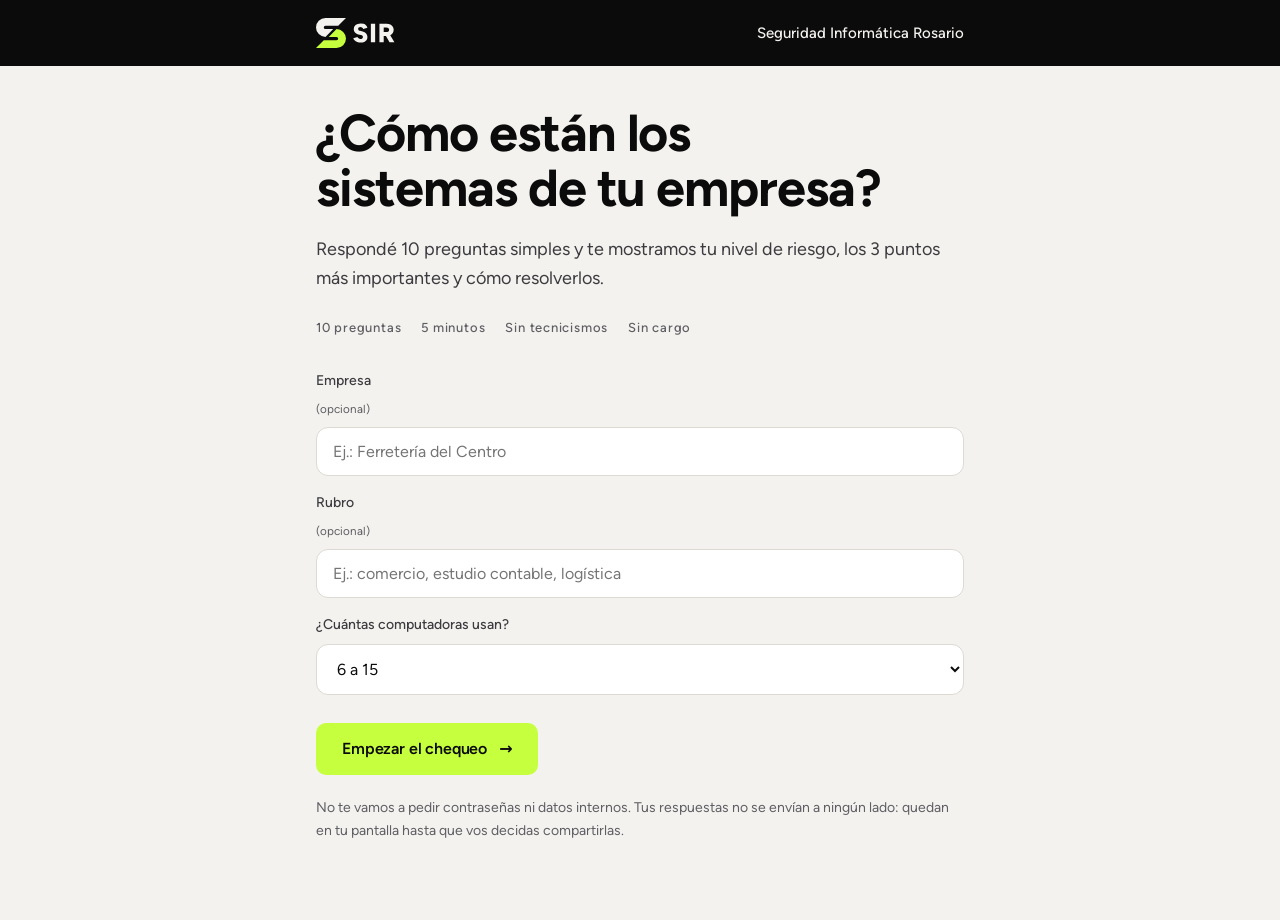
<file: chequeo.html>
<!doctype html>
<html lang="es-AR">
<head>
<meta charset="utf-8">
<meta http-equiv="Content-Security-Policy" content="default-src 'none'; script-src 'self'; style-src 'self' 'unsafe-inline'; font-src 'self'; img-src 'self' data:; connect-src 'self'; manifest-src 'self'; base-uri 'none'; form-action 'none'; upgrade-insecure-requests">
<meta name="referrer" content="strict-origin-when-cross-origin">
<meta name="viewport" content="width=device-width, initial-scale=1, viewport-fit=cover">
<meta name="description" content="Chequeo de ciberseguridad gratis para pymes: 10 preguntas, 5 minutos y tu nivel de riesgo con los 3 puntos principales.">
<meta property="og:title" content="Chequeo SIR · ¿Cómo están los sistemas de tu empresa?">
<meta property="og:image" content="https://sirseguridad.com.ar/og.png">
<meta property="og:url" content="https://sirseguridad.com.ar/chequeo.html">
<link rel="canonical" href="https://sirseguridad.com.ar/chequeo.html">
<link rel="icon" type="image/png" href="favicon.png">
<title>Chequeo gratis · SIR</title>
<meta name="claude:viewport-fit-sides" content="cover">
<link rel="stylesheet" href="fonts.css">
<style>
  /* Una pregunta por pantalla (tráfico de IG = celular), resultado con nivel de riesgo + 3 prioridades + CTA lima.
     Mismo estilo claro y simple que la landing. */
  :root {
    --ink:#F4F2EE; --panel:#FFFFFF; --line:#DDDAD3; --paper:#0B0B0C; --mute:#5E5E64; --lime:#C6FF3D; --dark:#0B0B0C;
    --red:#C62D23; --amber:#A86A00; --green:#18794E;
    --display:var(--font); --brand:var(--font); --body:var(--font); --mono:var(--font);
    --font:'Figtree', system-ui, -apple-system, 'Segoe UI', Roboto, Arial, sans-serif;
    color-scheme: light;
  }
  * { box-sizing:border-box; }
  body { margin:0; background:var(--ink); color:var(--paper); font:400 16px/1.6 var(--body); }
  .wrap { max-width:680px; margin:0 auto; padding-block:0 64px;
          padding-left:max(16px, env(safe-area-inset-left, 0px)); padding-right:max(16px, env(safe-area-inset-right, 0px)); }

  header { display:flex; align-items:center; justify-content:space-between; gap:16px; margin-bottom:40px; padding:18px 0; background:var(--dark); box-shadow:0 0 0 100vmax var(--dark); clip-path:inset(0 -100vmax); }
  header .eyebrow { color:#F4F2EE; }
  .brand { display:flex; align-items:baseline; font:800 26px/1 var(--brand); letter-spacing:-.03em; color:var(--paper); }
  .brand svg { display:block; height:24px; width:61px; }
  .eyebrow { font:500 15px/1.2 var(--mono); color:var(--mute); }
  .eyebrow b { color:var(--paper); font-weight:700; }

  h1, h2, h3 { font-family:var(--display); font-weight:700; letter-spacing:-.02em; margin:0; text-wrap:balance; }
  h1 { font-size:clamp(34px, 8vw, 52px); line-height:1.05; }
  h2 { font-size:clamp(24px, 5.4vw, 32px); line-height:1.15; }
  h3 { font-size:18px; font-weight:600; letter-spacing:-.01em; line-height:1.3; }
  .lead { color:#3C3C40; font-size:18px; max-width:56ch; margin:20px 0 0; }
  .note { color:var(--mute); font-size:14px; }

  /* Intro */
  .meta { display:flex; flex-wrap:wrap; gap:8px 20px; margin:28px 0 36px; font:500 13px/1 var(--mono); color:var(--mute); letter-spacing:.06em; }
  
  .fields { display:grid; gap:16px; margin-bottom:28px; }
  label.f { display:grid; gap:8px; font-size:14px; font-weight:500; color:#3C3C40; }
  label.f small { color:var(--mute); font-weight:400; }
  input[type=text], select { width:100%; background:var(--panel); color:var(--paper); border:1px solid var(--line); border-radius:12px;
    padding:14px 16px; font:400 16px var(--body); }
  input[type=text]:focus, select:focus { outline:2px solid var(--paper); outline-offset:1px; border-color:transparent; }

  .btn { display:inline-flex; align-items:center; justify-content:center; gap:12px; border:0; cursor:pointer; text-decoration:none;
         font:600 16px/1 var(--display); letter-spacing:-.01em; border-radius:10px; padding:18px 26px; }
  .btn-lime { background:var(--lime); color:var(--dark); }
  .btn-ink { background:var(--dark); color:var(--lime); }
  .btn-ghost { background:transparent; color:var(--mute); padding:14px 4px; font:500 14px/1 var(--body); }
  .btn:focus-visible { outline:3px solid var(--paper); outline-offset:3px; }
  .btn-ghost:hover { color:var(--paper); }
  .privacy { margin-top:22px; }

  /* Progreso: 10 tramos */
  .progress { display:grid; grid-template-columns:repeat(10, 1fr); gap:5px; margin-bottom:36px; }
  .progress i { height:4px; border-radius:2px; background:var(--line); transition:background .2s; }
  .progress i.done { background:var(--lime); }
  .progress i.now { background:var(--paper); }

  fieldset { border:0; padding:0; margin:0; min-width:0; }
  legend { padding:0; margin-bottom:28px; }
  .qtema { display:block; margin-bottom:14px; }
  .opts { display:grid; gap:12px; }
  .opt { position:relative; display:grid; grid-template-columns:40px 1fr; gap:14px; align-items:start; cursor:pointer;
         background:var(--panel); border:1px solid var(--line); border-radius:16px; padding:18px; transition:border-color .15s, background .15s; }
  .opt:hover { border-color:#BDBAB3; }
  .opt input { position:absolute; opacity:0; pointer-events:none; }
  .opt .k { display:grid; place-items:center; width:40px; height:40px; border-radius:10px; border:1px solid var(--line);
            font:600 15px/1 var(--display); color:var(--mute); }
  .opt .t { min-width:0; padding-top:8px; line-height:1.45; }
  .opt:has(input:checked) { border-color:var(--paper); background:#F6FFE3; }
  .opt:has(input:checked) .k { background:var(--lime); color:var(--dark); border-color:var(--lime); }
  .opt:has(input:focus-visible) { outline:2px solid var(--paper); outline-offset:2px; }
  .opt.unsure .t { color:var(--mute); }
  .nav { display:flex; justify-content:space-between; align-items:center; margin-top:24px; min-height:48px; }

  /* Resultado */
  .verdict { margin:8px 0 36px; }
  .score { font:500 14px/1 var(--mono); color:var(--mute); margin-top:14px; letter-spacing:.04em; font-variant-numeric:tabular-nums; }
  .reading { color:#3C3C40; margin:12px 0 0; }
  .lvl-r { color:var(--red); } .lvl-a { color:var(--amber); } .lvl-g { color:var(--green); }

  .prios { display:grid; gap:14px; margin:20px 0 40px; padding:0; list-style:none; counter-reset:p; }
  .prio { display:grid; grid-template-columns:44px 1fr; gap:14px; background:var(--panel); border:1px solid var(--line); border-radius:16px; padding:20px; }
  .prio::before { counter-increment:p; content:counter(p); font:800 30px/1 var(--display); color:var(--paper); }
  .prio > div { min-width:0; }
  .prio p { margin:8px 0 0; color:#3C3C40; font-size:15px; }
  .prio .fix { color:var(--paper); }
  .prio .fix b { color:var(--paper); font-weight:700; }
  .tags { display:flex; flex-wrap:wrap; gap:8px; margin-top:12px; }
  .tag { font:500 11px/1 var(--mono); letter-spacing:.12em; text-transform:uppercase; padding:6px 9px; border-radius:6px; border:1px solid var(--line); color:var(--mute); }
  .tag.sev-C { color:var(--red); border-color:#EFC6C2; }
  .tag.sev-u { color:var(--amber); border-color:#EAD7AE; }
  .tag.sev-B { color:var(--amber); border-color:#EAD7AE; }

  .cta { background:var(--lime); color:var(--dark); border-radius:24px; padding:30px 26px; }
  .cta p { margin:12px 0 22px; font-size:16px; max-width:52ch; }
  .cta .row { display:flex; flex-wrap:wrap; gap:12px; align-items:center; }
  .cta .btn-ghost { color:var(--dark); text-decoration:underline; text-underline-offset:3px; }
  .cta .num { margin-top:16px; font:500 13px/1.4 var(--mono); opacity:.7; user-select:all; }
  .disclaimer { margin-top:28px; }
  .copied { font:500 13px var(--mono); color:var(--dark); }

  /* Identificación, metodología y descarga */
  .ident { display:flex; flex-wrap:wrap; gap:10px 28px; margin:16px 0 4px; font:500 12px/1.3 var(--mono); }
  .ident div { display:grid; gap:4px; }
  .ident dt { color:var(--mute); letter-spacing:.14em; text-transform:uppercase; font-size:10.5px; }
  .ident dd { margin:0; color:var(--paper); font-variant-numeric:tabular-nums; }
  .method { border:1px solid var(--line); border-radius:16px; padding:6px 20px; margin:0 0 20px; }
  .method summary { cursor:pointer; padding:14px 0; font:600 15px/1.3 var(--display); }
  .method[open] summary { border-bottom:1px solid var(--line); margin-bottom:14px; }
  .method h3 { margin:22px 0 8px; font-size:15px; }
  .method ul { margin:0; padding-left:18px; color:#3C3C40; font-size:14px; display:grid; gap:6px; }
  .method .note { margin:16px 0 14px; }
  .answers { width:100%; border-collapse:collapse; font-size:13px; }
  .answers th { text-align:left; font:500 10.5px/1 var(--mono); letter-spacing:.12em; text-transform:uppercase; color:var(--mute); padding:8px 8px 8px 0; border-bottom:1px solid var(--line); }
  .answers td { padding:9px 8px 9px 0; border-bottom:1px solid var(--line); vertical-align:top; color:#3C3C40; }
  .answers td:nth-child(3) { white-space:nowrap; color:var(--mute); }
  .answers .ans-C { color:var(--red); } .answers .ans-B, .answers .ans-u { color:var(--amber); } .answers .ans-A { color:var(--green); }
  .actions { margin:0 0 28px; }
  .btn-line { background:transparent; color:var(--paper); border:1px solid #BDBAB3; padding:16px 24px; font-size:15px; }
  .btn-line:hover { border-color:var(--paper); }
  .print-head { display:none; }

  @media (max-width:560px) { .answers td:nth-child(3), .answers th:nth-child(3) { display:none; } }

  /* Informe imprimible / PDF: A4, fondo blanco, sin botones ni llamados a la acción */
  @media print {
    @page { size:A4; margin:16mm 14mm; }
    :root { --ink:#fff; --panel:#fff; --line:#D6D6DA; --paper:#111; --mute:#5C5C63; --lime:#3F6B00; --red:#C62D23; --amber:#A86A00; --green:#18794E; }
    body { background:#fff; color:#111; font-size:12px; }
    .wrap { max-width:none; padding:0; }
    header { margin-bottom:18px; padding:0 0 12px; border-bottom:2px solid #111; background:none; box-shadow:none; clip-path:none; }
    header .eyebrow { color:#5C5C63; }
    .brand img { filter:brightness(0); }
    
    .print-head { display:block; font:500 10px/1 var(--mono); letter-spacing:.16em; text-transform:uppercase; color:#5C5C63; margin-bottom:10px; }
    .tag, .prio, .method { -webkit-print-color-adjust:exact; print-color-adjust:exact; }
    .prio, .method { border-color:#D6D6DA; break-inside:avoid; }
    .method summary { pointer-events:none; }
    .cta, .actions, #restart, .btn { display:none !important; }
    .reading, .prio p, .method ul, .answers td { color:#222; }
    h1 { font-size:34px; }
  }

  @media (max-width:440px) {
    .btn { width:100%; }
    .cta .row { flex-direction:column; align-items:stretch; }
  }
  @media (prefers-reduced-motion:reduce) { * { transition:none !important; } }
</style>
</head>
<body>

<div class="wrap">
  <header>
    <a class="brand" href="./" aria-label="SIR, volver al inicio" style="text-decoration:none"><img src="logo-sir.svg" alt="" width="74" height="30" style="display:block;height:30px;width:auto"></a>
    <div class="eyebrow">Seguridad Informática Rosario</div>
  </header>

  <!-- 1 · Intro -->
  <section id="intro">
    <h1>¿Cómo están los sistemas de tu empresa?</h1>
    <p class="lead">Respondé 10 preguntas simples y te mostramos tu nivel de riesgo, los 3 puntos más importantes y cómo resolverlos.</p>
    <div class="meta"><span>10 preguntas</span><span>5 minutos</span><span>Sin tecnicismos</span><span>Sin cargo</span></div>
    <form id="introForm">
      <div class="fields">
        <label class="f" for="empresa">Empresa <small>(opcional)</small>
          <input type="text" id="empresa" autocomplete="organization" placeholder="Ej.: Ferretería del Centro">
        </label>
        <label class="f" for="rubro">Rubro <small>(opcional)</small>
          <input type="text" id="rubro" placeholder="Ej.: comercio, estudio contable, logística">
        </label>
        <label class="f" for="pcs">¿Cuántas computadoras usan?
          <select id="pcs">
            <option value="1 a 5">1 a 5</option>
            <option value="6 a 15" selected>6 a 15</option>
            <option value="16 a 50">16 a 50</option>
            <option value="más de 50">Más de 50</option>
          </select>
        </label>
      </div>
      <button class="btn btn-lime" type="submit">Empezar el chequeo <span aria-hidden="true">→</span></button>
    </form>
    <p class="note privacy">No te vamos a pedir contraseñas ni datos internos. Tus respuestas no se envían a ningún lado: quedan en tu pantalla hasta que vos decidas compartirlas.</p>
  </section>

  <!-- 2 · Preguntas -->
  <section id="quiz" hidden>
    <div class="progress" id="progress" aria-hidden="true"></div>
    <form id="qForm"></form>
    <div class="nav">
      <button class="btn btn-ghost" type="button" id="back">← Anterior</button>
      <span class="eyebrow" id="count"></span>
    </div>
  </section>

  <!-- 3 · Resultado -->
  <section id="result" hidden aria-live="polite"></section>
</div>

<script src="./chequeo.js"></script>
</body>
</html>
</file>
<file: fonts.css>
/* Figtree variable, alojada acá (sin Google Fonts) */
@font-face {
  font-family: 'Figtree';
  font-style: normal;
  font-weight: 300 900;
  font-display: swap;
  src: url(figtree-latin-ext.woff2) format('woff2');
  unicode-range: U+0100-02BA, U+02BD-02C5, U+02C7-02CC, U+02CE-02D7, U+02DD-02FF, U+0304, U+0308, U+0329, U+1D00-1DBF, U+1E00-1E9F, U+1EF2-1EFF, U+2020, U+20A0-20AB, U+20AD-20C4, U+2113, U+2C60-2C7F, U+A720-A7FF;
}
@font-face {
  font-family: 'Figtree';
  font-style: normal;
  font-weight: 300 900;
  font-display: swap;
  src: url(figtree-latin.woff2) format('woff2');
  unicode-range: U+0000-00FF, U+0131, U+0152-0153, U+02BB-02BC, U+02C6, U+02DA, U+02DC, U+0304, U+0308, U+0329, U+2000-206F, U+20AC, U+2122, U+2191, U+2193, U+2212, U+2215, U+FEFF, U+FFFD;
}
</file>
